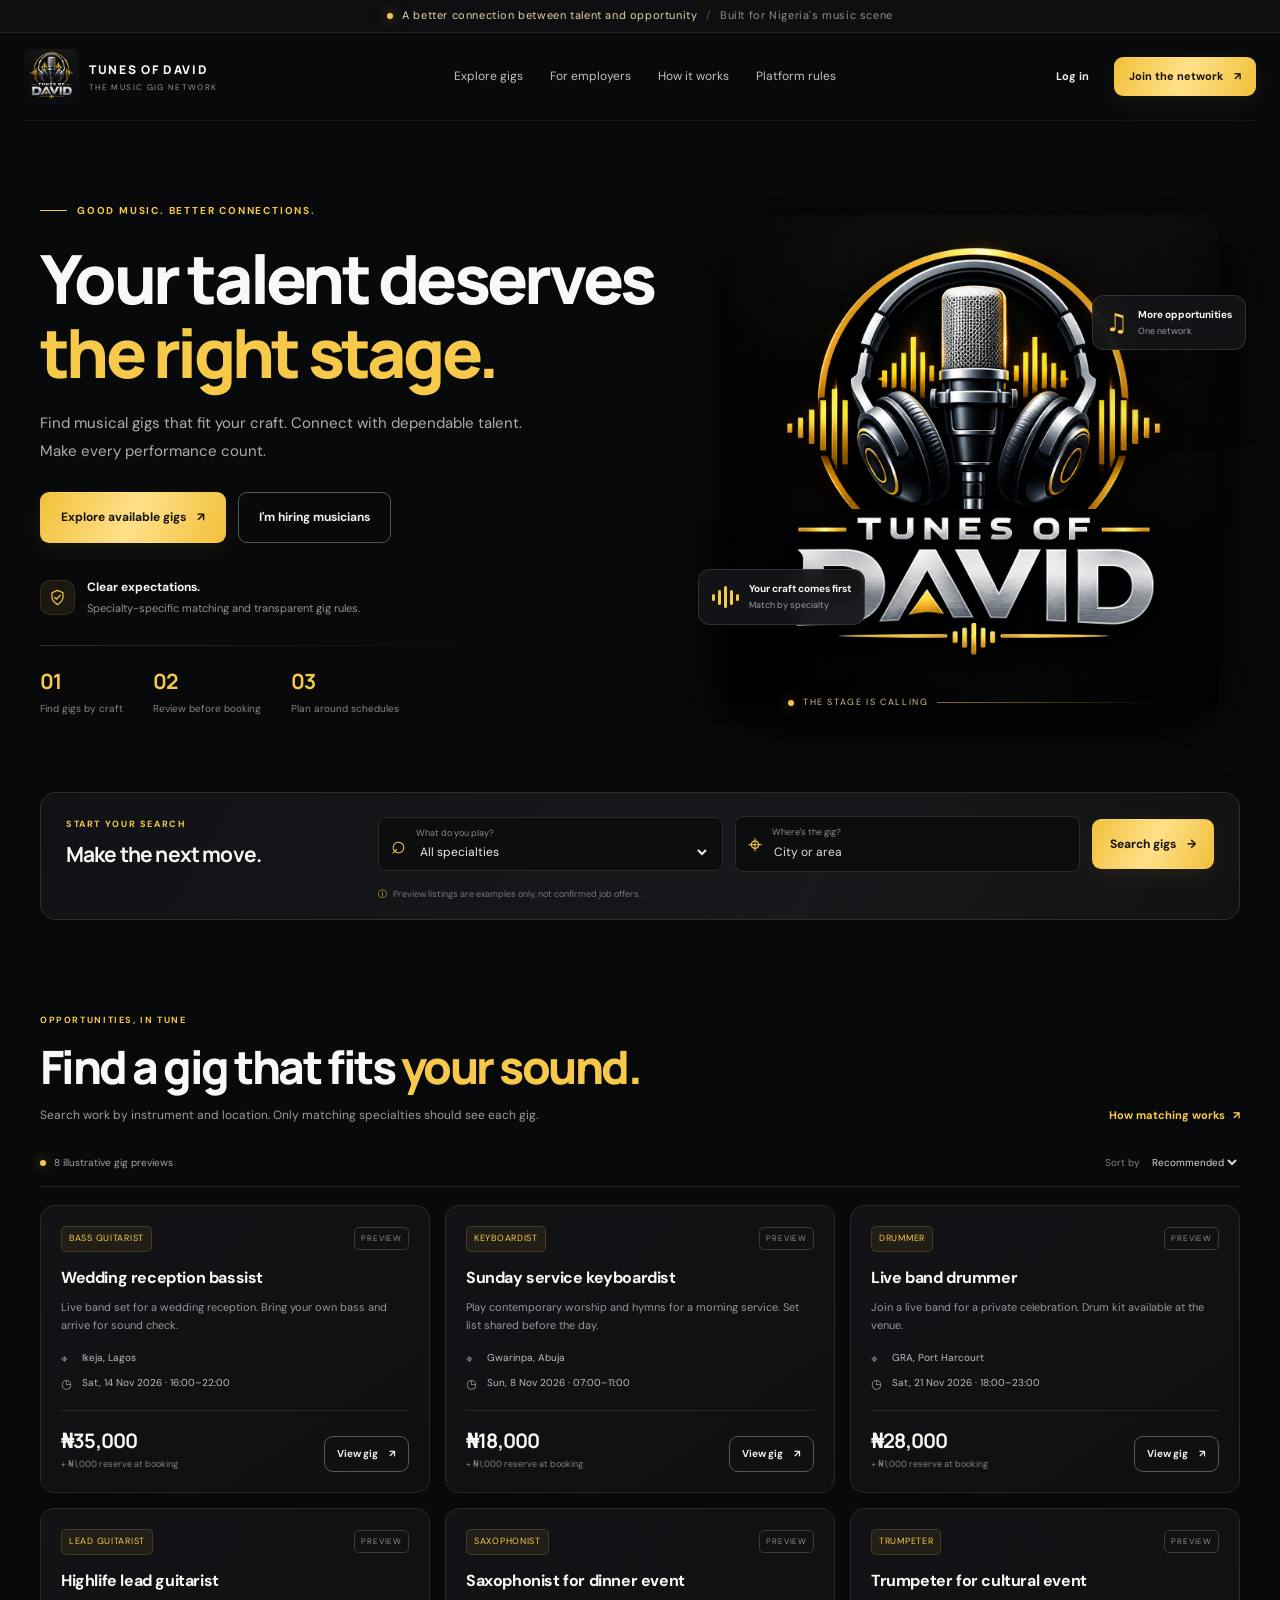
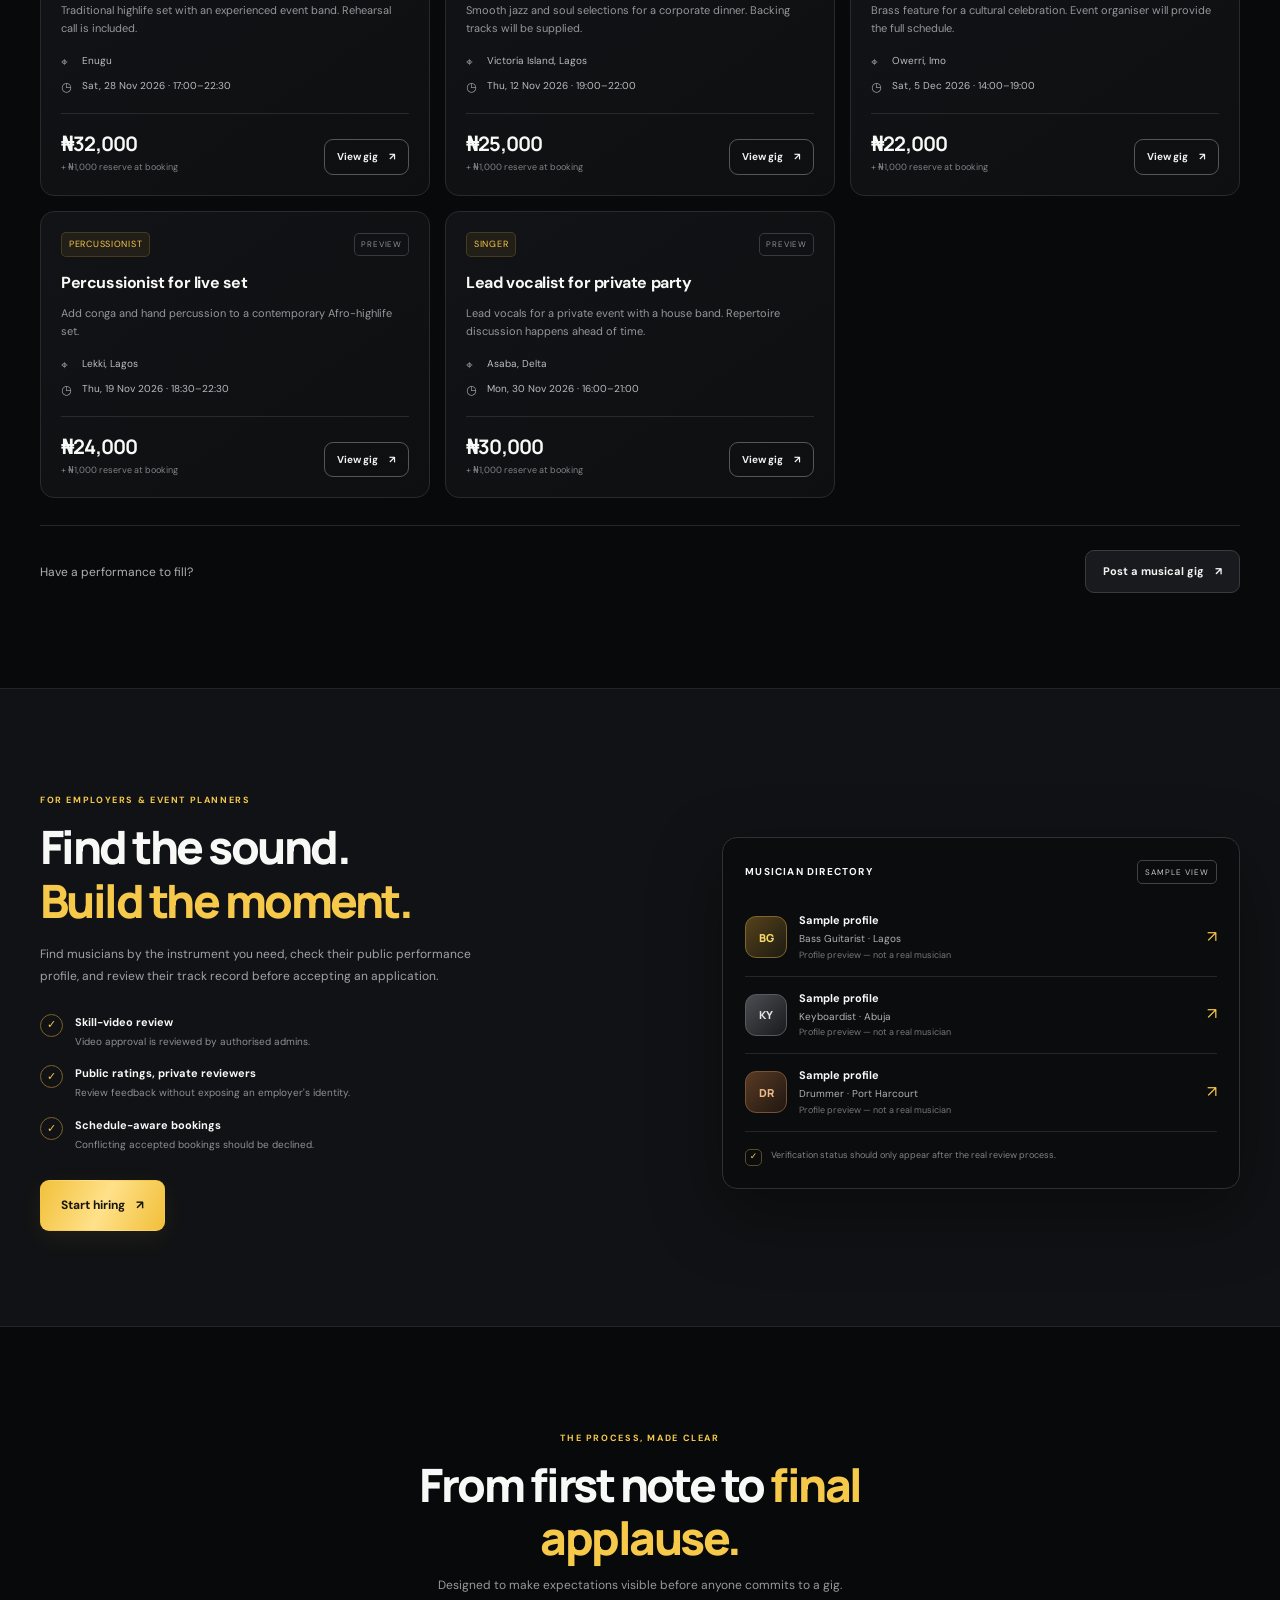
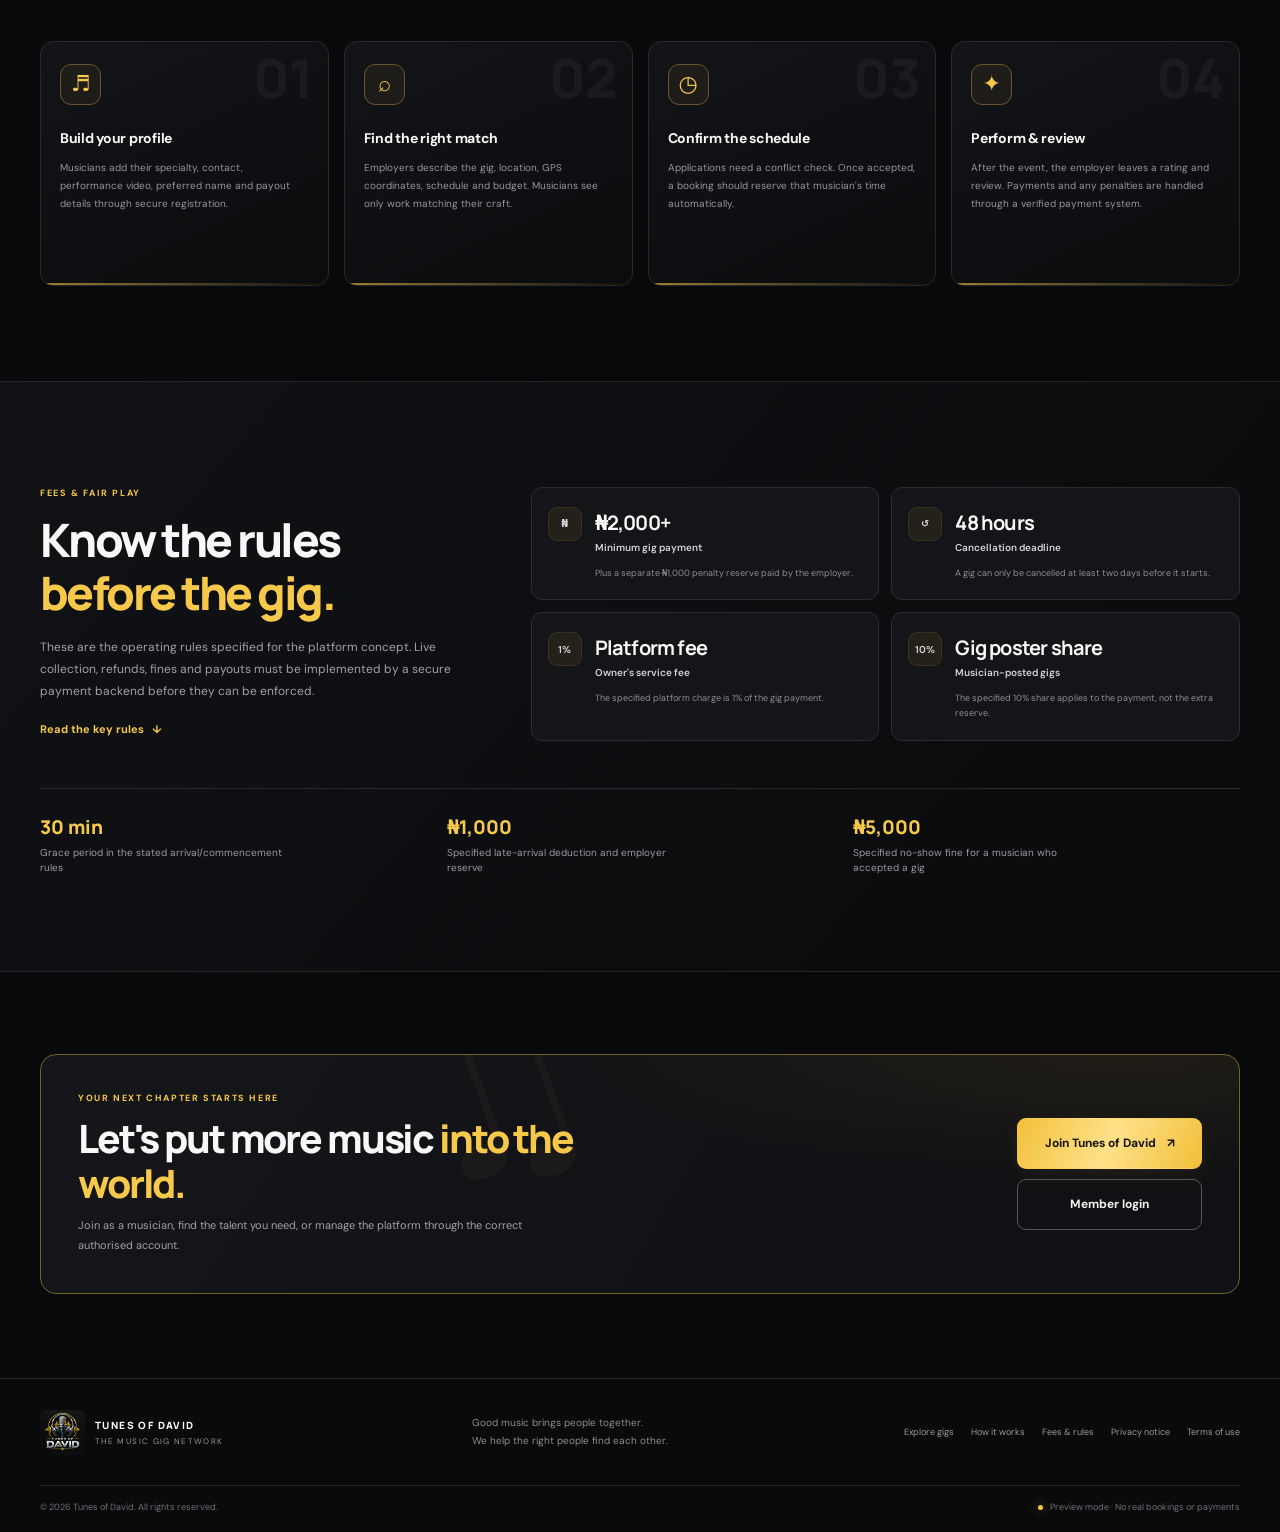
<file: site/index.html>
<!doctype html>
<html lang="en-NG">
<head>
  <meta charset="utf-8">
  <meta name="viewport" content="width=device-width, initial-scale=1">
  <meta name="theme-color" content="#08090b">
  <meta name="description" content="Tunes of David connects musicians with employers across Nigeria. Find instrument-specific gigs, discover musicians, and plan bookings with clear rules.">
  <meta name="robots" content="index,follow">
  <link rel="canonical" href="https://tunesofdavid.com/">
  <link rel="icon" type="image/png" href="assets/tunes-of-david-logo.png">
  <meta property="og:type" content="website">
  <meta property="og:title" content="Tunes of David | Find your next gig">
  <meta property="og:description" content="A home for musicians, live gigs, and the people who need great music.">
  <meta property="og:url" content="https://tunesofdavid.com/">
  <meta property="og:image" content="https://tunesofdavid.com/assets/tunes-of-david-logo.png">
  <title>Tunes of David | Find your next gig</title>
  <link rel="preconnect" href="https://fonts.googleapis.com">
  <link rel="preconnect" href="https://fonts.gstatic.com" crossorigin>
  <link href="https://fonts.googleapis.com/css2?family=DM+Sans:wght@400;500;600;700&family=Manrope:wght@400;500;600;700;800&display=swap" rel="stylesheet">
  <link rel="stylesheet" href="styles.css">
  <script src="config.js"></script>
  <script src="app.js" defer></script>
  <script type="application/ld+json">
  {
    "@context": "https://schema.org",
    "@type": "WebSite",
    "name": "Tunes of David",
    "url": "https://tunesofdavid.com/",
    "description": "A marketplace concept connecting musicians with musical jobs and employers in Nigeria."
  }
  </script>
</head>
<body>
  <a class="skip-link" href="#main">Skip to content</a>
  <div class="announcement">
    <span class="announcement-dot" aria-hidden="true"></span>
    <span>A better connection between talent and opportunity</span>
    <span class="announcement-separator">/</span>
    <span class="announcement-muted">Built for Nigeria's music scene</span>
  </div>

  <header class="site-header">
    <a class="brand" href="#top" aria-label="Tunes of David home">
      <img class="brand-logo" src="assets/tunes-of-david-logo.png" alt="Tunes of David microphone and headphones logo">
      <span class="brand-copy"><strong>TUNES OF DAVID</strong><small>THE MUSIC GIG NETWORK</small></span>
    </a>
    <button class="mobile-menu-button" id="mobile-menu-button" aria-expanded="false" aria-controls="primary-nav" aria-label="Open navigation"><span></span><span></span><span></span></button>
    <nav class="primary-nav" id="primary-nav" aria-label="Main navigation">
      <a href="#gigs">Explore gigs</a>
      <a href="#musicians">For employers</a>
      <a href="#how-it-works">How it works</a>
      <a href="#rules">Platform rules</a>
    </nav>
    <div class="header-actions">
      <button class="button button-quiet button-small" data-open-auth="login">Log in</button>
      <button class="button button-gold button-small" data-open-auth="register">Join the network <span aria-hidden="true">↗</span></button>
    </div>
  </header>

  <main id="main">
    <section class="hero section-shell" id="top">
      <div class="hero-copy">
        <div class="eyebrow"><span class="eyebrow-line"></span> GOOD MUSIC. BETTER CONNECTIONS.</div>
        <h1>Your talent deserves<br><span>the right stage.</span></h1>
        <p class="hero-lede">Find musical gigs that fit your craft. Connect with dependable talent. Make every performance count.</p>
        <div class="hero-actions">
          <a class="button button-gold button-large" href="#gigs">Explore available gigs <span aria-hidden="true">↗</span></a>
          <button class="button button-outline button-large" data-open-auth="register">I'm hiring musicians</button>
        </div>
        <div class="hero-proof-row">
          <div class="proof-icon" aria-hidden="true"><svg viewBox="0 0 24 24"><path d="M12 3l7 3v5c0 4.5-3 7.5-7 10-4-2.5-7-5.5-7-10V6l7-3z"/><path d="m8.5 12 2.2 2.2 4.8-5"/></svg></div>
          <p><strong>Clear expectations.</strong><span>Specialty-specific matching and transparent gig rules.</span></p>
        </div>
        <div class="hero-divider"></div>
        <div class="hero-stats" aria-label="Platform highlights">
          <div><strong>01</strong><span>Find gigs by craft</span></div>
          <div><strong>02</strong><span>Review before booking</span></div>
          <div><strong>03</strong><span>Plan around schedules</span></div>
        </div>
      </div>
      <div class="hero-visual" aria-label="Tunes of David brand artwork">
        <div class="hero-orbit hero-orbit-one"></div>
        <div class="hero-orbit hero-orbit-two"></div>
        <div class="visual-glow"></div>
        <img class="hero-logo" src="assets/tunes-of-david-logo.png" alt="Tunes of David metallic microphone and headphones emblem">
        <div class="visual-caption"><span class="live-pulse"></span><span>THE STAGE IS CALLING</span><span class="caption-rule"></span></div>
        <div class="floating-note floating-note-top"><span class="note-icon">♫</span><span><strong>More opportunities</strong><small>One network</small></span></div>
        <div class="floating-note floating-note-bottom"><span class="note-signal" aria-hidden="true"><i></i><i></i><i></i><i></i><i></i></span><span><strong>Your craft comes first</strong><small>Match by specialty</small></span></div>
      </div>
    </section>

    <section class="quick-search section-shell" aria-labelledby="search-title">
      <div class="search-intro"><span class="section-kicker">START YOUR SEARCH</span><h2 id="search-title">Make the next move.</h2></div>
      <form class="search-form" id="gig-search-form">
        <label class="search-field"><span class="field-icon" aria-hidden="true">⌕</span><span class="field-stack"><span class="field-label">What do you play?</span><select id="specialty-filter" name="specialty"><option value="">All specialties</option><option>Bass Guitarist</option><option>Keyboardist</option><option>Drummer</option><option>Lead Guitarist</option><option>Saxophonist</option><option>Trumpeter</option><option>Singer</option><option>Percussionist</option></select></span></label>
        <label class="search-field"><span class="field-icon" aria-hidden="true">⌖</span><span class="field-stack"><span class="field-label">Where's the gig?</span><input id="location-filter" name="location" type="search" placeholder="City or area"></span></label>
        <button class="button button-gold search-submit" type="submit">Search gigs <span aria-hidden="true">→</span></button>
      </form>
      <p class="demo-note"><span aria-hidden="true">ⓘ</span> Preview listings are examples only, not confirmed job offers.</p>
    </section>

    <section class="section section-shell gigs-section" id="gigs">
      <div class="section-heading-row">
        <div><span class="section-kicker">OPPORTUNITIES, IN TUNE</span><h2>Find a gig that fits <span>your sound.</span></h2><p class="section-description">Search work by instrument and location. Only matching specialties should see each gig.</p></div>
        <a class="text-link" href="#how-it-works">How matching works <span aria-hidden="true">↗</span></a>
      </div>
      <div class="listing-toolbar"><div class="listing-status"><span class="status-pip"></span><span id="gig-results-label">Illustrative gig previews</span></div><label class="sort-label" for="sort-gigs">Sort by <select id="sort-gigs"><option value="recommended">Recommended</option><option value="pay-high">Highest pay</option><option value="date">Soonest date</option></select></label></div>
      <div class="gig-grid" id="gigs-grid" aria-live="polite"></div>
      <div class="empty-state hidden" id="gigs-empty"><div class="empty-note">♫</div><h3>No matching preview gigs</h3><p>Try another specialty or location.</p><button type="button" class="button button-outline" id="clear-filters">Clear filters</button></div>
      <div class="section-bottom-cta"><p>Have a performance to fill?</p><button class="button button-dark" data-open-post-gig>Post a musical gig <span aria-hidden="true">↗</span></button></div>
    </section>

    <section class="section spotlight-section" id="musicians">
      <div class="section-shell spotlight-layout">
        <div class="spotlight-copy"><span class="section-kicker">FOR EMPLOYERS & EVENT PLANNERS</span><h2>Find the sound.<br><span>Build the moment.</span></h2><p>Find musicians by the instrument you need, check their public performance profile, and review their track record before accepting an application.</p>
          <div class="spotlight-benefits"><div><span class="check-mark">✓</span><span><strong>Skill-video review</strong><small>Video approval is reviewed by authorised admins.</small></span></div><div><span class="check-mark">✓</span><span><strong>Public ratings, private reviewers</strong><small>Review feedback without exposing an employer's identity.</small></span></div><div><span class="check-mark">✓</span><span><strong>Schedule-aware bookings</strong><small>Conflicting accepted bookings should be declined.</small></span></div></div>
          <button class="button button-gold button-large" data-open-post-gig>Start hiring <span aria-hidden="true">↗</span></button>
        </div>
        <div class="profile-preview-panel">
          <div class="panel-topline"><span class="panel-title">MUSICIAN DIRECTORY</span><span class="preview-pill">SAMPLE VIEW</span></div>
          <div class="directory-card"><div class="avatar avatar-gold">BG</div><div class="directory-main"><strong>Sample profile</strong><span>Bass Guitarist · Lagos</span><small>Profile preview — not a real musician</small></div><span class="profile-arrow" aria-hidden="true">↗</span></div>
          <div class="directory-card"><div class="avatar avatar-silver">KY</div><div class="directory-main"><strong>Sample profile</strong><span>Keyboardist · Abuja</span><small>Profile preview — not a real musician</small></div><span class="profile-arrow" aria-hidden="true">↗</span></div>
          <div class="directory-card"><div class="avatar avatar-bronze">DR</div><div class="directory-main"><strong>Sample profile</strong><span>Drummer · Port Harcourt</span><small>Profile preview — not a real musician</small></div><span class="profile-arrow" aria-hidden="true">↗</span></div>
          <div class="panel-foot"><span class="panel-shield" aria-hidden="true">✓</span><span>Verification status should only appear after the real review process.</span></div>
        </div>
      </div>
    </section>

    <section class="section section-shell how-section" id="how-it-works">
      <div class="section-heading-centered"><span class="section-kicker">THE PROCESS, MADE CLEAR</span><h2>From first note to <span>final applause.</span></h2><p>Designed to make expectations visible before anyone commits to a gig.</p></div>
      <div class="steps-grid">
        <article class="step-card"><span class="step-number">01</span><div class="step-symbol">♬</div><h3>Build your profile</h3><p>Musicians add their specialty, contact, performance video, preferred name and payout details through secure registration.</p><span class="step-line"></span></article>
        <article class="step-card"><span class="step-number">02</span><div class="step-symbol">⌕</div><h3>Find the right match</h3><p>Employers describe the gig, location, GPS coordinates, schedule and budget. Musicians see only work matching their craft.</p><span class="step-line"></span></article>
        <article class="step-card"><span class="step-number">03</span><div class="step-symbol">◷</div><h3>Confirm the schedule</h3><p>Applications need a conflict check. Once accepted, a booking should reserve that musician's time automatically.</p><span class="step-line"></span></article>
        <article class="step-card"><span class="step-number">04</span><div class="step-symbol">✦</div><h3>Perform & review</h3><p>After the event, the employer leaves a rating and review. Payments and any penalties are handled through a verified payment system.</p><span class="step-line"></span></article>
      </div>
    </section>

    <section class="section money-section" id="rules">
      <div class="section-shell money-layout">
        <div class="money-copy"><span class="section-kicker">FEES & FAIR PLAY</span><h2>Know the rules<br><span>before the gig.</span></h2><p>These are the operating rules specified for the platform concept. Live collection, refunds, fines and payouts must be implemented by a secure payment backend before they can be enforced.</p><a href="#policy-details" class="text-link">Read the key rules <span aria-hidden="true">↓</span></a></div>
        <div class="money-cards" id="policy-details">
          <article class="money-card"><span class="money-icon">₦</span><div><strong>₦2,000+</strong><span>Minimum gig payment</span><p>Plus a separate ₦1,000 penalty reserve paid by the employer.</p></div></article>
          <article class="money-card"><span class="money-icon">↺</span><div><strong>48 hours</strong><span>Cancellation deadline</span><p>A gig can only be cancelled at least two days before it starts.</p></div></article>
          <article class="money-card"><span class="money-icon">1%</span><div><strong>Platform fee</strong><span>Owner's service fee</span><p>The specified platform charge is 1% of the gig payment.</p></div></article>
          <article class="money-card"><span class="money-icon">10%</span><div><strong>Gig poster share</strong><span>Musician-posted gigs</span><p>The specified 10% share applies to the payment, not the extra reserve.</p></div></article>
        </div>
      </div>
      <div class="section-shell rules-strip">
        <div><span class="rule-number">30 min</span><span class="rule-copy">Grace period in the stated arrival/commencement rules</span></div>
        <div><span class="rule-number">₦1,000</span><span class="rule-copy">Specified late-arrival deduction and employer reserve</span></div>
        <div><span class="rule-number">₦5,000</span><span class="rule-copy">Specified no-show fine for a musician who accepted a gig</span></div>
      </div>
    </section>

    <section class="section section-shell join-section">
      <div class="join-card"><div class="join-decor" aria-hidden="true">♫</div><div class="join-content"><span class="section-kicker">YOUR NEXT CHAPTER STARTS HERE</span><h2>Let's put more music <span>into the world.</span></h2><p>Join as a musician, find the talent you need, or manage the platform through the correct authorised account.</p></div><div class="join-actions"><button class="button button-gold button-large" data-open-auth="register">Join Tunes of David <span aria-hidden="true">↗</span></button><button class="button button-outline button-large" data-open-auth="login">Member login</button></div></div>
    </section>
  </main>

  <footer class="site-footer">
    <div class="section-shell footer-top"><a class="brand footer-brand" href="#top"><img class="brand-logo" src="assets/tunes-of-david-logo.png" alt=""><span class="brand-copy"><strong>TUNES OF DAVID</strong><small>THE MUSIC GIG NETWORK</small></span></a><p>Good music brings people together.<br>We help the right people find each other.</p><div class="footer-links"><a href="#gigs">Explore gigs</a><a href="#how-it-works">How it works</a><a href="#rules">Fees & rules</a><a href="privacy.html">Privacy notice</a><a href="terms.html">Terms of use</a></div></div>
    <div class="section-shell footer-bottom"><span>© <span id="current-year">2026</span> Tunes of David. All rights reserved.</span><span class="footer-demo"><span class="status-pip"></span> Preview mode · No real bookings or payments</span></div>
  </footer>

  <div class="toast-region" id="toast-region" aria-live="polite" aria-atomic="true"></div>

  <div class="modal-backdrop hidden" id="auth-modal" role="presentation">
    <section class="auth-modal" role="dialog" aria-modal="true" aria-labelledby="auth-modal-title" aria-describedby="auth-modal-description">
      <button class="modal-close" id="close-auth" type="button" aria-label="Close dialog">×</button>
      <div class="modal-brand-row"><img src="assets/tunes-of-david-logo.png" alt=""><span>Tunes of David</span></div>
      <div class="modal-intro"><span class="section-kicker">YOUR MUSIC NETWORK</span><h2 id="auth-modal-title">Welcome to the stage.</h2><p id="auth-modal-description">Choose an account type to continue. This package is in preview mode.</p></div>
      <div class="auth-mode-tabs" role="tablist" aria-label="Account type">
        <button class="auth-tab active" type="button" role="tab" aria-selected="true" data-auth-tab="musician">Musician</button>
        <button class="auth-tab" type="button" role="tab" aria-selected="false" data-auth-tab="employer">Employer</button>
        <button class="auth-tab" type="button" role="tab" aria-selected="false" data-auth-tab="admin">Admin</button>
      </div>
      <div class="auth-action-tabs"><button type="button" class="auth-action active" data-auth-action="login">Log in</button><button type="button" class="auth-action" data-auth-action="register">Create account</button></div>
      <div class="preview-warning"><span aria-hidden="true">ⓘ</span><span><strong>Preview only.</strong> Do not enter real NIN, bank details, passwords or PINs. No information is submitted or saved by this demo.</span></div>
      <form id="login-form" class="auth-form">
        <label class="form-field" id="login-identity-label"><span>Email, phone or NIN</span><input id="login-identity" name="identity" autocomplete="username" placeholder="Enter your registered details" required></label>
        <label class="form-field" id="login-secret-label"><span>4-digit login PIN</span><input id="login-secret" name="secret" autocomplete="current-password" type="password" inputmode="numeric" maxlength="4" pattern="[0-9]{4}" placeholder="••••" required></label>
        <button class="text-link forgot-link" type="button" id="forgot-password">Forgotten password?</button>
        <button class="button button-gold button-full" type="submit">Continue securely <span aria-hidden="true">→</span></button>
        <p class="form-footnote">Forgotten access should be recovered through a verified email flow after the backend is connected.</p>
      </form>
      <form id="musician-register-form" class="auth-form hidden">
        <div class="form-row"><label class="form-field"><span>Legal name (from verified ID)</span><input name="legalName" autocomplete="name" placeholder="Your verified name" required></label><label class="form-field"><span>Stage name (optional)</span><input name="stageName" placeholder="Your stage name"></label></div>
        <label class="form-field"><span>National Identification Number (NIN)</span><input name="nin" inputmode="numeric" maxlength="11" placeholder="11-digit NIN" required></label>
        <div class="form-row"><label class="form-field"><span>Email address</span><input name="email" type="email" autocomplete="email" placeholder="you@example.com" required></label><label class="form-field"><span>Active phone number</span><input name="phone" type="tel" autocomplete="tel" placeholder="+234 …" required></label></div>
        <label class="form-field"><span>Primary specialty</span><select name="specialty" required><option value="">Choose your instrument</option><option>Bass Guitarist</option><option>Keyboardist</option><option>Drummer</option><option>Lead Guitarist</option><option>Saxophonist</option><option>Trumpeter</option><option>Singer</option><option>Percussionist</option></select></label>
        <label class="form-field"><span>Profile photo (optional)</span><input name="avatar" type="file" accept="image/*"><small class="field-help">A profile image is not uploaded in preview mode.</small></label>
        <label class="form-field"><span>Performance proof video (minimum 1 minute)</span><input name="skillVideo" type="file" accept="video/*" required><small class="field-help">Video duration and upload must be checked securely on the server in production.</small></label>
        <div class="form-row"><label class="form-field"><span>Bank name</span><input name="bankName" placeholder="Your bank" required></label><label class="form-field"><span>Bank account number</span><input name="bankAccount" inputmode="numeric" maxlength="20" placeholder="Account number" required></label></div>
        <label class="form-field"><span>Create a 4-digit login PIN</span><input name="pin" type="password" inputmode="numeric" maxlength="4" pattern="[0-9]{4}" placeholder="4 digits" required></label>
        <label class="check-field"><input type="checkbox" required><span>I agree to the gig rules, schedule checks and attendance policy.</span></label>
        <button class="button button-gold button-full" type="submit">Create musician profile <span aria-hidden="true">→</span></button>
      </form>
      <form id="employer-register-form" class="auth-form hidden">
        <label class="form-field"><span>Email address</span><input name="email" type="email" autocomplete="email" placeholder="you@example.com" required></label>
        <label class="form-field"><span>Create a password</span><input name="password" type="password" autocomplete="new-password" minlength="10" placeholder="At least 10 characters" required></label>
        <label class="check-field"><input type="checkbox" required><span>I understand that gigs must be paid for before publishing, including the separate penalty reserve.</span></label>
        <button class="button button-gold button-full" type="submit">Continue to email verification <span aria-hidden="true">→</span></button>
        <p class="form-footnote">A real backend must send and verify a one-time code by email.</p>
      </form>
      <p class="modal-bottom-note">By continuing, you agree to follow the published gig rules. Secure account creation is not active in preview mode.</p>
    </section>
  </div>

  <div class="modal-backdrop hidden" id="gig-modal" role="presentation">
    <section class="gig-modal auth-modal" role="dialog" aria-modal="true" aria-labelledby="gig-modal-title">
      <button class="modal-close" id="close-gig" type="button" aria-label="Close dialog">×</button>
      <span class="section-kicker">GIG PREVIEW</span><h2 id="gig-modal-title">Gig details</h2><div id="gig-modal-content"></div>
      <div class="gig-modal-actions"><button class="button button-gold button-full" id="gig-modal-apply" type="button">Apply for this gig <span aria-hidden="true">→</span></button><p>Sample listing only. Applications are not sent from preview mode.</p></div>
    </section>
  </div>

  <div class="modal-backdrop hidden" id="post-gig-modal" role="presentation">
    <section class="gig-modal auth-modal" role="dialog" aria-modal="true" aria-labelledby="post-gig-title">
      <button class="modal-close" id="close-post-gig" type="button" aria-label="Close dialog">×</button>
      <span class="section-kicker">CREATE A GIG REQUEST</span><h2 id="post-gig-title">Tell us what your event needs.</h2>
      <p class="gig-detail-description">Fill in the required fields to preview a gig request. This form does not publish a real job or take payment.</p>
      <div class="preview-warning"><span aria-hidden="true">ⓘ</span><span><strong>Preview only.</strong> Do not enter private venue access codes or sensitive information. Live posting requires an authorised account and confirmed payment.</span></div>
      <form id="post-gig-form" class="auth-form">
        <label class="form-field"><span>Gig title</span><input name="title" maxlength="120" placeholder="e.g. Bass guitarist for wedding reception" required></label>
        <label class="form-field"><span>Specialty required</span><select name="specialty" required><option value="">Choose the instrument / craft</option><option>Bass Guitarist</option><option>Keyboardist</option><option>Drummer</option><option>Lead Guitarist</option><option>Saxophonist</option><option>Trumpeter</option><option>Singer</option><option>Percussionist</option></select></label>
        <label class="form-field"><span>Musician payment (NGN)</span><input name="payment" type="number" inputmode="numeric" min="2000" step="100" placeholder="Minimum ₦2,000" required><small class="field-help">A separate ₦1,000 penalty reserve is also specified by the platform rules. Payment must settle before publishing.</small></label>
        <div class="form-row"><label class="form-field"><span>Venue / location name</span><input name="venue" maxlength="120" placeholder="Event venue" required></label><label class="form-field"><span>City / area</span><input name="city" maxlength="100" placeholder="e.g. Ikeja, Lagos" required></label></div>
        <label class="form-field"><span>Full gig address</span><input name="address" maxlength="220" placeholder="Street, area and city" required></label>
        <div class="form-row"><label class="form-field"><span>GPS latitude</span><input name="latitude" type="number" step="any" min="-90" max="90" placeholder="e.g. 6.6018" required></label><label class="form-field"><span>GPS longitude</span><input name="longitude" type="number" step="any" min="-180" max="180" placeholder="e.g. 3.3515" required></label></div>
        <div class="form-row"><label class="form-field"><span>Starting date & time</span><input name="startsAt" type="datetime-local" required></label><label class="form-field"><span>Ending date & time</span><input name="endsAt" type="datetime-local" required></label></div>
        <label class="form-field"><span>More event details</span><textarea name="description" rows="3" maxlength="1200" placeholder="Set list, equipment, dress code, sound check or other expectations" required></textarea></label>
        <label class="check-field"><input type="checkbox" required><span>I understand that the gig is only published after payment confirmation and that the cancellation cutoff is 48 hours before the event.</span></label>
        <button class="button button-gold button-full" type="submit">Preview gig request <span aria-hidden="true">→</span></button>
      </form>
      <div id="post-gig-preview-result" class="hidden"></div>
    </section>
  </div>

</body>
</html>
</file>
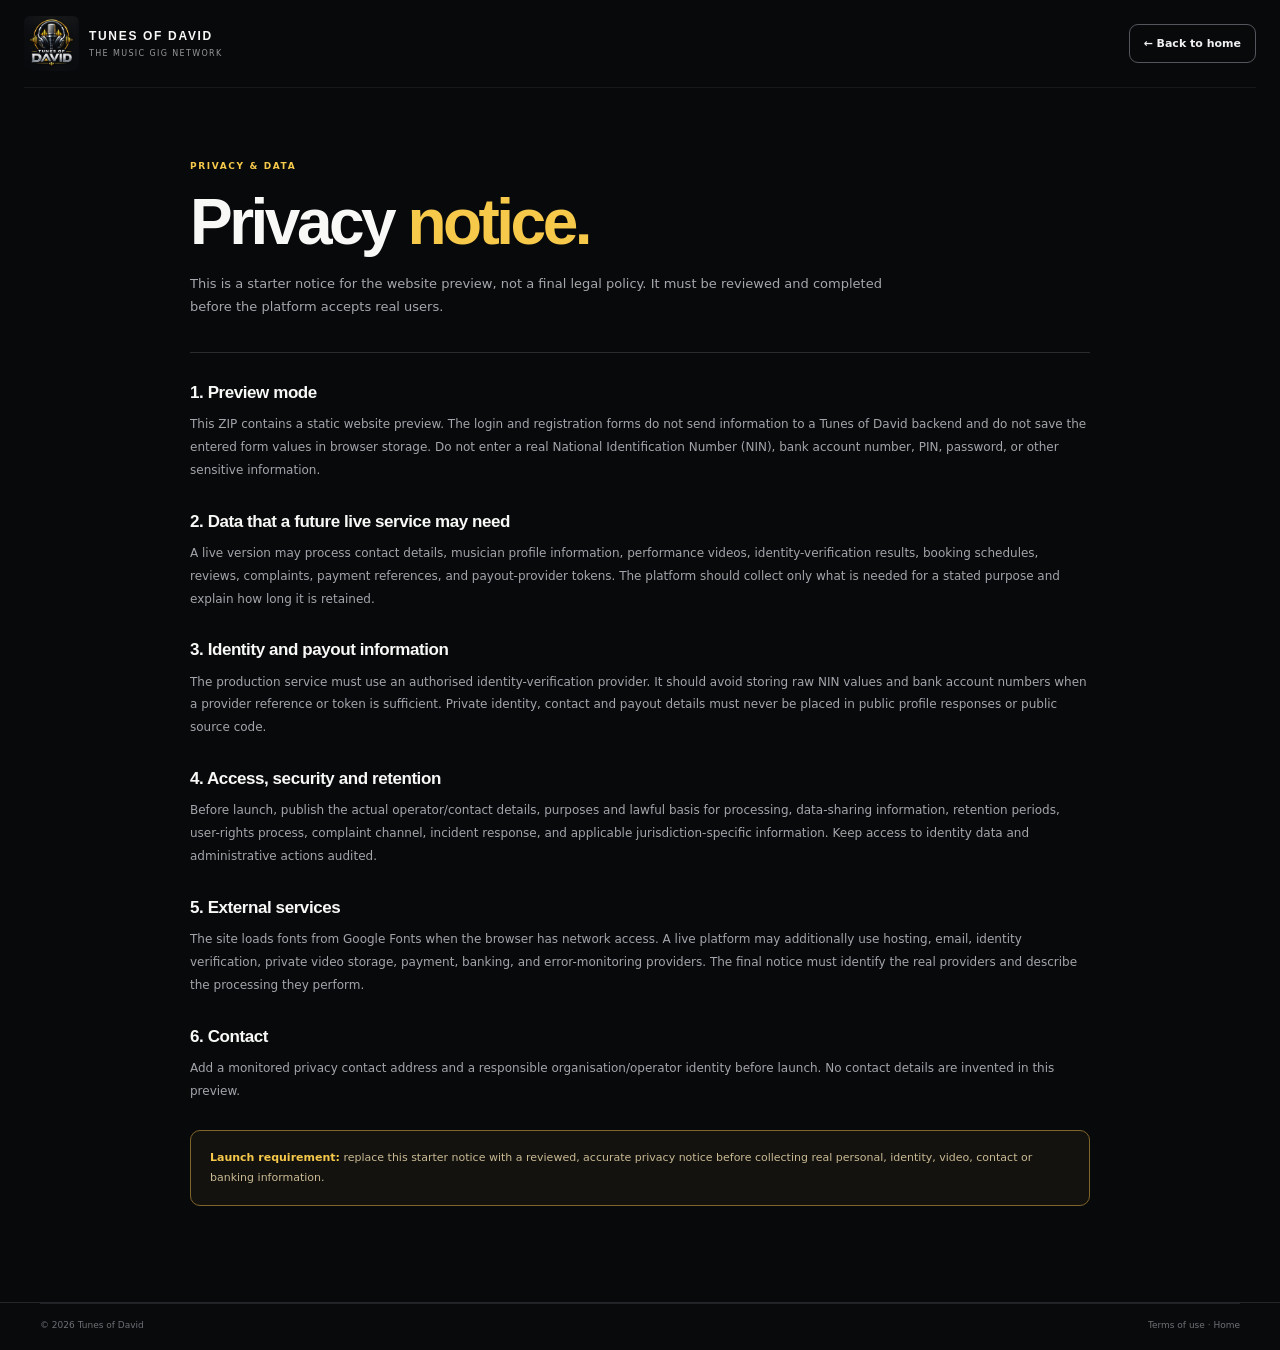
<file: site/privacy.html>
<!doctype html>
<html lang="en-NG">
<head>
  <meta charset="utf-8"><meta name="viewport" content="width=device-width, initial-scale=1">
  <meta name="theme-color" content="#08090b"><meta name="robots" content="index,follow">
  <title>Privacy notice | Tunes of David</title><link rel="icon" type="image/png" href="assets/tunes-of-david-logo.png">
  <link rel="stylesheet" href="styles.css">
</head>
<body>
  <header class="site-header"><a class="brand" href="index.html"><img class="brand-logo" src="assets/tunes-of-david-logo.png" alt="Tunes of David logo"><span class="brand-copy"><strong>TUNES OF DAVID</strong><small>THE MUSIC GIG NETWORK</small></span></a><a class="button button-outline button-small" href="index.html">← Back to home</a></header>
  <main class="section-shell legal-main">
    <span class="section-kicker">PRIVACY & DATA</span><h1 class="legal-title">Privacy <span>notice.</span></h1>
    <p class="legal-intro">This is a starter notice for the website preview, not a final legal policy. It must be reviewed and completed before the platform accepts real users.</p>
    <article class="legal-content">
      <h2>1. Preview mode</h2><p>This ZIP contains a static website preview. The login and registration forms do not send information to a Tunes of David backend and do not save the entered form values in browser storage. Do not enter a real National Identification Number (NIN), bank account number, PIN, password, or other sensitive information.</p>
      <h2>2. Data that a future live service may need</h2><p>A live version may process contact details, musician profile information, performance videos, identity-verification results, booking schedules, reviews, complaints, payment references, and payout-provider tokens. The platform should collect only what is needed for a stated purpose and explain how long it is retained.</p>
      <h2>3. Identity and payout information</h2><p>The production service must use an authorised identity-verification provider. It should avoid storing raw NIN values and bank account numbers when a provider reference or token is sufficient. Private identity, contact and payout details must never be placed in public profile responses or public source code.</p>
      <h2>4. Access, security and retention</h2><p>Before launch, publish the actual operator/contact details, purposes and lawful basis for processing, data-sharing information, retention periods, user-rights process, complaint channel, incident response, and applicable jurisdiction-specific information. Keep access to identity data and administrative actions audited.</p>
      <h2>5. External services</h2><p>The site loads fonts from Google Fonts when the browser has network access. A live platform may additionally use hosting, email, identity verification, private video storage, payment, banking, and error-monitoring providers. The final notice must identify the real providers and describe the processing they perform.</p>
      <h2>6. Contact</h2><p>Add a monitored privacy contact address and a responsible organisation/operator identity before launch. No contact details are invented in this preview.</p>
    </article>
    <p class="legal-callout"><strong>Launch requirement:</strong> replace this starter notice with a reviewed, accurate privacy notice before collecting real personal, identity, video, contact or banking information.</p>
  </main>
  <footer class="site-footer"><div class="section-shell footer-bottom"><span>© 2026 Tunes of David</span><span><a href="terms.html">Terms of use</a> · <a href="index.html">Home</a></span></div></footer>
</body>
</html>
</file>
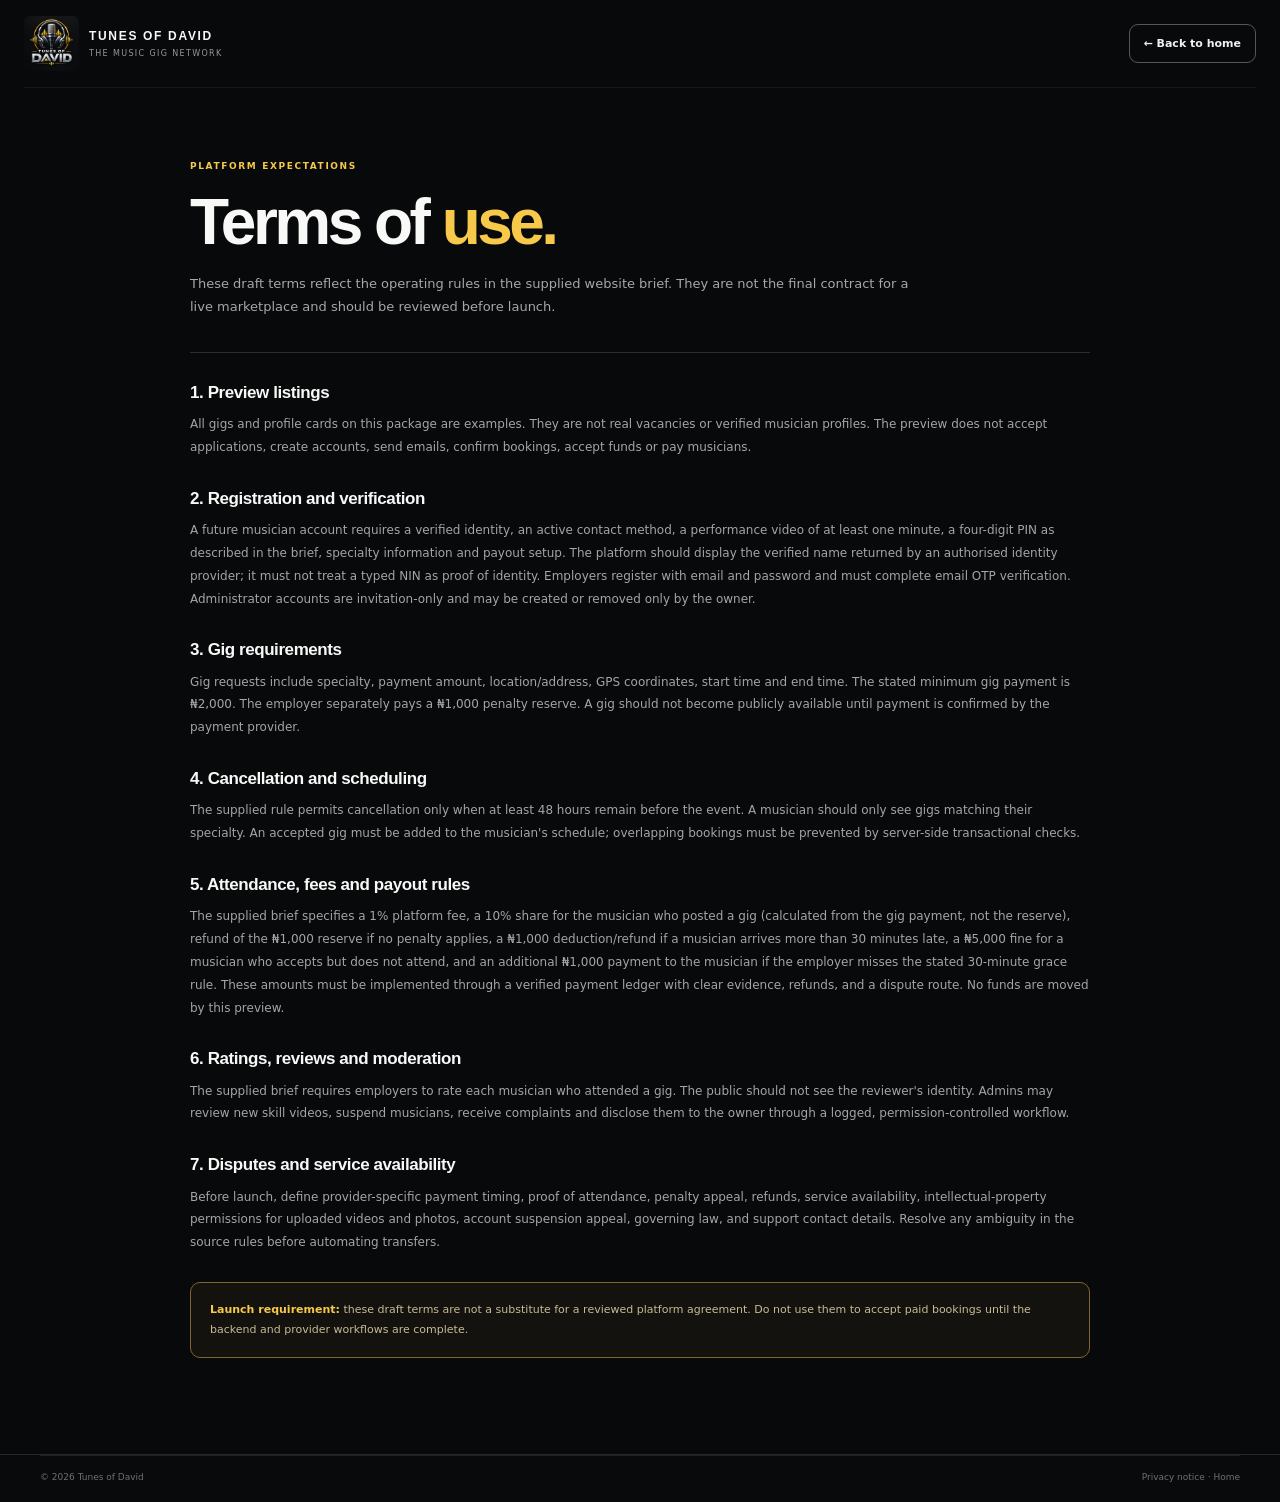
<file: site/terms.html>
<!doctype html>
<html lang="en-NG">
<head>
  <meta charset="utf-8"><meta name="viewport" content="width=device-width, initial-scale=1">
  <meta name="theme-color" content="#08090b"><meta name="robots" content="index,follow">
  <title>Terms of use | Tunes of David</title><link rel="icon" type="image/png" href="assets/tunes-of-david-logo.png">
  <link rel="stylesheet" href="styles.css">
</head>
<body>
  <header class="site-header"><a class="brand" href="index.html"><img class="brand-logo" src="assets/tunes-of-david-logo.png" alt="Tunes of David logo"><span class="brand-copy"><strong>TUNES OF DAVID</strong><small>THE MUSIC GIG NETWORK</small></span></a><a class="button button-outline button-small" href="index.html">← Back to home</a></header>
  <main class="section-shell legal-main">
    <span class="section-kicker">PLATFORM EXPECTATIONS</span><h1 class="legal-title">Terms of <span>use.</span></h1>
    <p class="legal-intro">These draft terms reflect the operating rules in the supplied website brief. They are not the final contract for a live marketplace and should be reviewed before launch.</p>
    <article class="legal-content">
      <h2>1. Preview listings</h2><p>All gigs and profile cards on this package are examples. They are not real vacancies or verified musician profiles. The preview does not accept applications, create accounts, send emails, confirm bookings, accept funds or pay musicians.</p>
      <h2>2. Registration and verification</h2><p>A future musician account requires a verified identity, an active contact method, a performance video of at least one minute, a four-digit PIN as described in the brief, specialty information and payout setup. The platform should display the verified name returned by an authorised identity provider; it must not treat a typed NIN as proof of identity. Employers register with email and password and must complete email OTP verification. Administrator accounts are invitation-only and may be created or removed only by the owner.</p>
      <h2>3. Gig requirements</h2><p>Gig requests include specialty, payment amount, location/address, GPS coordinates, start time and end time. The stated minimum gig payment is ₦2,000. The employer separately pays a ₦1,000 penalty reserve. A gig should not become publicly available until payment is confirmed by the payment provider.</p>
      <h2>4. Cancellation and scheduling</h2><p>The supplied rule permits cancellation only when at least 48 hours remain before the event. A musician should only see gigs matching their specialty. An accepted gig must be added to the musician's schedule; overlapping bookings must be prevented by server-side transactional checks.</p>
      <h2>5. Attendance, fees and payout rules</h2><p>The supplied brief specifies a 1% platform fee, a 10% share for the musician who posted a gig (calculated from the gig payment, not the reserve), refund of the ₦1,000 reserve if no penalty applies, a ₦1,000 deduction/refund if a musician arrives more than 30 minutes late, a ₦5,000 fine for a musician who accepts but does not attend, and an additional ₦1,000 payment to the musician if the employer misses the stated 30-minute grace rule. These amounts must be implemented through a verified payment ledger with clear evidence, refunds, and a dispute route. No funds are moved by this preview.</p>
      <h2>6. Ratings, reviews and moderation</h2><p>The supplied brief requires employers to rate each musician who attended a gig. The public should not see the reviewer's identity. Admins may review new skill videos, suspend musicians, receive complaints and disclose them to the owner through a logged, permission-controlled workflow.</p>
      <h2>7. Disputes and service availability</h2><p>Before launch, define provider-specific payment timing, proof of attendance, penalty appeal, refunds, service availability, intellectual-property permissions for uploaded videos and photos, account suspension appeal, governing law, and support contact details. Resolve any ambiguity in the source rules before automating transfers.</p>
    </article>
    <p class="legal-callout"><strong>Launch requirement:</strong> these draft terms are not a substitute for a reviewed platform agreement. Do not use them to accept paid bookings until the backend and provider workflows are complete.</p>
  </main>
  <footer class="site-footer"><div class="section-shell footer-bottom"><span>© 2026 Tunes of David</span><span><a href="privacy.html">Privacy notice</a> · <a href="index.html">Home</a></span></div></footer>
</body>
</html>
</file>
<file: site/styles.css>
:root{--bg:#08090b;--panel:#101114;--panel-2:#151619;--line:#292a2e;--muted:#a5a5a8;--soft:#d5d5d7;--white:#f8f8f7;--gold:#f6c94a;--gold-2:#ffe09a;--gold-dim:#9e7724;--max:1200px;--radius:18px;--font-body:'DM Sans',system-ui,sans-serif;--font-display:'Manrope','DM Sans',sans-serif;--shadow:0 24px 70px rgba(0,0,0,.38)}
*{box-sizing:border-box}html{scroll-behavior:smooth;scroll-padding-top:90px}body{margin:0;background:var(--bg);color:var(--white);font-family:var(--font-body);font-size:15px;line-height:1.55;-webkit-font-smoothing:antialiased}body.modal-open{overflow:hidden}button,input,select{font:inherit}button,a,input,select{outline-offset:4px}a{color:inherit;text-decoration:none}button{color:inherit}.skip-link{position:absolute;left:-9999px;top:8px;z-index:1000;padding:10px 14px;background:var(--gold);color:#111;border-radius:8px}.skip-link:focus{left:8px}.section-shell{width:min(var(--max),calc(100% - 48px));margin-inline:auto}.announcement{min-height:33px;padding:7px 18px;display:flex;align-items:center;justify-content:center;gap:9px;background:#0e0f11;border-bottom:1px solid #202124;color:#e3d3a8;font-size:11px;letter-spacing:.055em}.announcement-dot,.status-pip,.live-pulse{display:inline-block;width:6px;height:6px;border-radius:50%;background:var(--gold);box-shadow:0 0 12px #f6c94a8c;flex:none}.announcement-muted{color:#8f8e8b}.announcement-separator{color:#555}.site-header{height:88px;width:min(1300px,calc(100% - 48px));margin:auto;display:flex;align-items:center;justify-content:space-between;gap:28px;border-bottom:1px solid #17181b}.brand{display:inline-flex;align-items:center;gap:10px;flex:none;min-width:225px}.brand-logo{width:55px;height:55px;object-fit:contain;mix-blend-mode:screen;border-radius:6px}.brand-copy{display:flex;flex-direction:column;gap:0;line-height:1.25}.brand-copy strong{font-family:var(--font-display);font-size:12px;letter-spacing:.14em;font-weight:800}.brand-copy small{margin-top:5px;color:#97979a;font-size:8px;letter-spacing:.17em}.primary-nav{display:flex;align-items:center;justify-content:center;gap:27px}.primary-nav a{color:#c1c1c3;font-size:12px;transition:color .2s}.primary-nav a:hover,.footer-links a:hover{color:var(--gold)}.header-actions{display:flex;align-items:center;gap:10px;flex:none}.button{display:inline-flex;align-items:center;justify-content:center;gap:11px;border:1px solid transparent;border-radius:9px;padding:12px 17px;font-weight:700;font-size:12px;cursor:pointer;transition:transform .18s ease,background .18s ease,border .18s ease,box-shadow .18s ease;text-align:center}.button:hover{transform:translateY(-1px)}.button:active{transform:translateY(0)}.button-small{padding:10px 14px;font-size:11px}.button-large{padding:15px 20px;font-size:12px}.button-gold{background:linear-gradient(115deg,#f2c13b,#ffe18a 50%,#f1bf39);color:#17140a;box-shadow:0 7px 25px #f3c64212}.button-gold:hover{box-shadow:0 8px 25px #f3c64235}.button-quiet{background:transparent;color:#ececee}.button-quiet:hover{background:#17181b}.button-outline{background:transparent;color:#f1f1f2;border-color:#55565b}.button-outline:hover{border-color:var(--gold);background:#17150e}.button-dark{background:#191a1e;border:1px solid #3a3b40;color:#f4f4f3}.button-dark:hover{border-color:var(--gold)}.button-full{width:100%;margin-top:8px;padding:14px 16px}.mobile-menu-button{display:none;background:transparent;border:0;padding:8px;cursor:pointer}.mobile-menu-button span{display:block;width:22px;height:2px;margin:5px;background:#fff}
.hero{display:grid;grid-template-columns:1.08fr .92fr;align-items:center;gap:44px;padding:73px 0 66px;min-height:610px}.hero-copy{position:relative;z-index:1}.eyebrow,.section-kicker{display:flex;align-items:center;gap:10px;color:var(--gold);font-size:10px;font-weight:700;letter-spacing:.18em}.eyebrow-line{width:27px;height:1px;background:var(--gold)}h1,h2,h3,p{margin-top:0}h1,h2{font-family:var(--font-display);letter-spacing:-.055em}h1{font-size:clamp(42px,5.3vw,70px);line-height:1.1;font-weight:800;margin:22px 0 20px}h1 span,h2 span{color:var(--gold)}.hero-lede{max-width:490px;color:#aeadb1;font-size:15px;line-height:1.85;margin-bottom:27px}.hero-actions{display:flex;gap:12px;flex-wrap:wrap}.hero-proof-row{display:flex;align-items:center;gap:12px;margin-top:35px}.proof-icon{width:35px;height:35px;border-radius:10px;display:grid;place-items:center;background:#f6c94a14;border:1px solid #7c61274d}.proof-icon svg{width:19px;fill:none;stroke:var(--gold);stroke-width:1.5;stroke-linecap:round;stroke-linejoin:round}.hero-proof-row p{display:flex;flex-direction:column;gap:3px;margin:0}.hero-proof-row strong{font-size:12px;font-weight:700}.hero-proof-row p span{font-size:11px;color:#929297}.hero-divider{width:100%;max-width:445px;height:1px;background:linear-gradient(90deg,#2c2d31,transparent);margin:28px 0 19px}.hero-stats{display:flex;gap:30px}.hero-stats div{display:flex;flex-direction:column;gap:4px}.hero-stats strong{font-family:var(--font-display);font-size:21px;color:var(--gold);letter-spacing:-.03em}.hero-stats span{font-size:10px;color:#85858a}.hero-visual{min-width:0;aspect-ratio:1/1;position:relative;display:grid;place-items:center}.hero-logo{position:relative;width:100%;max-width:490px;object-fit:contain;z-index:1;filter:drop-shadow(0 22px 36px #000)}.visual-glow{position:absolute;width:58%;height:53%;top:24%;left:21%;border-radius:50%;background:#f1bd2a1a;filter:blur(60px)}.hero-orbit{position:absolute;border:1px solid #f4c74b33;border-radius:50%;pointer-events:none}.hero-orbit-one{width:95%;height:72%;transform:rotate(-22deg)}.hero-orbit-two{width:85%;height:90%;transform:rotate(25deg);border-color:#8b8d9230}.visual-caption{position:absolute;bottom:3%;left:15%;right:15%;display:flex;align-items:center;gap:9px;color:#d5c28d;font-size:9px;letter-spacing:.18em;z-index:2}.caption-rule{height:1px;flex:1;background:linear-gradient(90deg,#f6c94a88,transparent)}.floating-note{position:absolute;z-index:3;display:flex;align-items:center;gap:10px;border:1px solid #ffffff20;background:#141518ed;backdrop-filter:blur(12px);padding:11px 13px;border-radius:12px;box-shadow:var(--shadow)}.floating-note-top{right:-6px;top:19%}.floating-note-bottom{left:-10px;bottom:19%}.note-icon{font-size:25px;color:var(--gold);line-height:1}.floating-note>span:last-child{display:flex;flex-direction:column}.floating-note strong{font-size:10px;white-space:nowrap}.floating-note small{font-size:9px;color:#9a9a9e;margin-top:2px}.note-signal{display:flex;align-items:center;gap:3px;height:23px}.note-signal i{display:block;width:3px;background:var(--gold);border-radius:4px}.note-signal i:nth-child(1),.note-signal i:nth-child(5){height:7px}.note-signal i:nth-child(2),.note-signal i:nth-child(4){height:15px}.note-signal i:nth-child(3){height:22px}
.quick-search{margin-top:0;background:linear-gradient(120deg,#111215,#17181b 65%,#121214);border:1px solid #2c2d31;border-radius:15px;padding:23px 25px 17px;display:grid;grid-template-columns:.55fr 1.6fr;align-items:center;gap:25px;box-shadow:0 25px 55px #00000020}.search-intro h2{font-size:21px;letter-spacing:-.04em;margin:6px 0 0}.section-kicker{font-size:9px}.search-form{display:grid;grid-template-columns:1fr 1fr auto;align-items:center;gap:12px}.search-field{display:flex;align-items:center;gap:10px;padding:9px 12px;min-width:0;background:#0c0d0f;border:1px solid #2b2c30;border-radius:8px}.field-icon{font-size:25px;color:var(--gold);line-height:1}.field-stack{display:flex;flex-direction:column;min-width:0;flex:1;gap:2px}.field-label{font-size:9px;color:#8b8b90}.search-field select,.search-field input{border:0;background:transparent;color:#ededee;outline:none;min-width:0;width:100%;font-size:12px}.search-field select option,.form-field select option{background:#111;color:#fff}.search-field input::placeholder{color:#ddd}.search-submit{white-space:nowrap;padding:15px 17px}.demo-note{grid-column:2;margin:-9px 0 0;color:#77777d;font-size:9px}.demo-note span{color:var(--gold);margin-right:4px}.section{padding-top:105px;padding-bottom:95px}.gigs-section{padding-top:94px}.section-heading-row{display:flex;align-items:flex-end;justify-content:space-between;gap:24px;margin-bottom:31px}.section-heading-row h2,.section-heading-centered h2,.spotlight-copy h2,.money-copy h2,.join-content h2{font-size:clamp(30px,4vw,46px);line-height:1.16;margin:12px 0 12px;font-weight:800}.section-description{color:#9a9a9f;max-width:560px;margin:0;font-size:12px}.text-link{display:inline-flex;align-items:center;gap:8px;color:var(--gold);font-size:11px;font-weight:700;border:0;background:none;padding:0;cursor:pointer}.text-link:hover{color:var(--gold-2)}.listing-toolbar{display:flex;justify-content:space-between;align-items:center;padding-bottom:15px;border-bottom:1px solid #242529;margin-bottom:18px}.listing-status{display:flex;align-items:center;gap:8px;color:#a5a5a9;font-size:10px}.sort-label{display:flex;gap:8px;align-items:center;color:#818187;font-size:10px}.sort-label select{background:transparent;color:#d9d9db;border:0;outline:none;font-size:10px}.sort-label option{background:#111}.gig-grid{display:grid;grid-template-columns:repeat(3,minmax(0,1fr));gap:15px}.gig-card{border:1px solid #292a2e;background:linear-gradient(145deg,#121316,#0e0f11);border-radius:14px;padding:20px;display:flex;flex-direction:column;min-height:270px;transition:transform .2s ease,border .2s ease,box-shadow .2s ease}.gig-card:hover{transform:translateY(-3px);border-color:#7b622d;box-shadow:0 13px 32px #0004}.gig-topline{display:flex;justify-content:space-between;align-items:center;gap:8px;margin-bottom:15px}.gig-category{font-size:9px;letter-spacing:.08em;text-transform:uppercase;color:var(--gold);background:#f6c94a12;border:1px solid #f6c94a2a;border-radius:5px;padding:5px 7px}.demo-badge{font-size:8px;text-transform:uppercase;letter-spacing:.1em;color:#8f8f94;border:1px solid #393a3f;padding:4px 6px;border-radius:5px}.gig-card h3{font-size:16px;line-height:1.35;letter-spacing:-.025em;margin:0 0 10px}.gig-description{font-size:11px;color:#96969c;line-height:1.65;margin-bottom:16px;min-height:36px}.gig-meta{display:flex;flex-direction:column;gap:6px;color:#bbbcc0;font-size:10px;margin-bottom:16px}.gig-meta span{display:flex;gap:8px;align-items:flex-start}.meta-icon{color:#a5a5aa;font-size:12px;width:13px;text-align:center}.gig-bottom{margin-top:auto;border-top:1px solid #292a2e;padding-top:14px;display:flex;align-items:flex-end;justify-content:space-between;gap:8px}.gig-pay{display:flex;flex-direction:column}.gig-pay strong{font-family:var(--font-display);font-size:20px;letter-spacing:-.04em}.gig-pay span{color:#818187;font-size:9px;margin-top:2px}.gig-card .button{padding:9px 12px;font-size:10px}.empty-state{padding:45px 16px;text-align:center;border:1px dashed #38393e;border-radius:12px;color:#9b9ba0}.empty-state h3{margin:4px 0;font-size:17px;color:#fff}.empty-state p{font-size:12px}.empty-note{font-size:30px;color:var(--gold)}.hidden{display:none!important}.section-bottom-cta{display:flex;align-items:center;justify-content:space-between;gap:15px;border-top:1px solid #26272b;margin-top:27px;padding-top:24px}.section-bottom-cta p{margin:0;font-size:12px;color:#b0b0b4}.section-bottom-cta .button{font-size:11px}
.spotlight-section{background:#111215;border-top:1px solid #222327;border-bottom:1px solid #242529}.spotlight-layout{display:grid;grid-template-columns:1fr .86fr;align-items:center;gap:80px}.spotlight-copy h2,.money-copy h2{margin-bottom:16px}.spotlight-copy>p,.money-copy>p{font-size:12px;line-height:1.85;color:#a1a1a6;max-width:450px}.spotlight-benefits{display:flex;flex-direction:column;gap:16px;margin:26px 0 28px}.spotlight-benefits>div{display:flex;align-items:flex-start;gap:12px}.check-mark{width:23px;height:23px;display:grid;place-items:center;flex:none;border:1px solid #7e6328;border-radius:50%;color:var(--gold);font-size:11px}.spotlight-benefits>div>span:last-child{display:flex;flex-direction:column;gap:3px}.spotlight-benefits strong{font-size:11px}.spotlight-benefits small{font-size:10px;color:#8f8f95}.profile-preview-panel{padding:22px;background:#0b0c0e;border:1px solid #303136;border-radius:15px;box-shadow:var(--shadow)}.panel-topline{display:flex;align-items:center;justify-content:space-between;margin-bottom:15px}.panel-title{font-size:10px;font-weight:700;letter-spacing:.12em}.preview-pill{font-size:8px;letter-spacing:.12em;color:#c7c7cc;border:1px solid #424349;border-radius:5px;padding:5px 7px}.directory-card{display:flex;align-items:center;gap:12px;padding:13px 0;border-bottom:1px solid #25262a}.avatar{display:grid;place-items:center;width:42px;height:42px;border-radius:11px;font-family:var(--font-display);font-weight:800;font-size:11px}.avatar-gold{color:#f9d86c;background:linear-gradient(135deg,#56421a,#1d1b13);border:1px solid #80662a}.avatar-silver{color:#e2e3e8;background:linear-gradient(135deg,#4c4d52,#191a1d);border:1px solid #575960}.avatar-bronze{color:#e9bb8a;background:linear-gradient(135deg,#593a24,#201711);border:1px solid #765136}.directory-main{display:flex;flex-direction:column;min-width:0;gap:2px;flex:1}.directory-main strong{font-size:11px}.directory-main>span{font-size:10px;color:#b1b1b5}.directory-main small{font-size:9px;color:#77777d}.profile-arrow{color:var(--gold);font-size:16px}.panel-foot{display:flex;align-items:flex-start;gap:9px;margin-top:17px;font-size:9px;color:#828288;line-height:1.5}.panel-shield{display:grid;place-items:center;width:17px;height:17px;border:1px solid #5b4a29;border-radius:5px;color:var(--gold);flex:none}
.section-heading-centered{text-align:center;max-width:630px;margin:0 auto 46px}.section-heading-centered .section-kicker{justify-content:center}.section-heading-centered p{font-size:12px;color:#98989e}.steps-grid{display:grid;grid-template-columns:repeat(4,1fr);gap:15px}.step-card{position:relative;overflow:hidden;padding:22px 19px 26px;background:linear-gradient(155deg,#131417,#0b0c0e);border:1px solid #28292d;border-radius:13px;min-height:245px}.step-number{font-family:var(--font-display);position:absolute;right:14px;top:8px;color:#ffffff0b;font-size:54px;font-weight:800;line-height:1}.step-symbol{position:relative;display:grid;place-items:center;width:41px;height:41px;border:1px solid #6b5426;border-radius:11px;background:#eac2470e;color:var(--gold);font-size:22px;margin-bottom:23px}.step-card h3{font-size:14px;margin-bottom:9px;letter-spacing:-.02em}.step-card p{font-size:10px;color:#96969c;line-height:1.8;margin:0}.step-line{position:absolute;bottom:0;left:0;right:0;height:2px;background:linear-gradient(90deg,var(--gold),transparent);opacity:.6}
.money-section{background:linear-gradient(130deg,#111215,#0b0c0e 75%);border-top:1px solid #242529;border-bottom:1px solid #242529}.money-layout{display:grid;grid-template-columns:.75fr 1.25fr;gap:65px;align-items:start}.money-copy .text-link{margin-top:7px}.money-cards{display:grid;grid-template-columns:1fr 1fr;gap:12px}.money-card{display:flex;align-items:flex-start;gap:13px;padding:19px 16px;border:1px solid #2b2c30;background:#141518;border-radius:11px}.money-icon{display:grid;place-items:center;flex:none;width:34px;height:34px;border-radius:9px;background:#f6c94a12;color:var(--gold);border:1px solid #6f58264a;font-weight:700;font-size:12px}.money-card>div{display:flex;flex-direction:column;gap:2px}.money-card strong{font-family:var(--font-display);font-size:20px;letter-spacing:-.04em}.money-card span{font-size:10px;color:#d4d4d8;font-weight:600}.money-card p{font-size:9px;color:#8d8d93;line-height:1.65;margin:8px 0 0}.rules-strip{display:grid;grid-template-columns:repeat(3,1fr);gap:20px;border-top:1px solid #292a2e;margin-top:47px;padding-top:24px}.rules-strip>div{display:flex;flex-direction:column;gap:3px}.rule-number{font-family:var(--font-display);font-size:19px;color:var(--gold);font-weight:800}.rule-copy{font-size:10px;color:#9a9aa0;max-width:250px}
.join-section{padding-top:82px;padding-bottom:84px}.join-card{position:relative;overflow:hidden;display:flex;justify-content:space-between;align-items:center;gap:25px;padding:37px 37px;border:1px solid #77602b;border-radius:16px;background:radial-gradient(ellipse at 90% 0%,#92712620,transparent 36%),linear-gradient(120deg,#151619,#101114 70%)}.join-decor{position:absolute;left:30%;top:-66px;font-size:215px;line-height:1;color:#f6c94a0a;transform:rotate(-20deg);pointer-events:none}.join-content{position:relative;z-index:1;max-width:580px}.join-content h2{font-size:clamp(27px,3.4vw,39px);margin:10px 0}.join-content p{margin:0;color:#a0a0a6;font-size:11px;max-width:500px;line-height:1.8}.join-actions{position:relative;z-index:1;display:flex;flex-direction:column;gap:10px;min-width:185px}.site-footer{border-top:1px solid #25262a;background:#090a0b}.footer-top{display:grid;grid-template-columns:1fr 1fr auto;align-items:center;gap:35px;padding-top:31px;padding-bottom:30px}.footer-brand .brand-logo{width:45px;height:45px}.footer-brand .brand-copy strong{font-size:10px}.footer-top>p{font-size:10px;color:#8d8d93;line-height:1.8;margin:0}.footer-links{display:flex;gap:17px;flex-wrap:wrap}.footer-links a{color:#9b9ba1;font-size:9px}.footer-bottom{border-top:1px solid #202125;display:flex;justify-content:space-between;gap:15px;padding-top:15px;padding-bottom:17px;font-size:9px;color:#6f6f75}.footer-demo{display:flex;align-items:center;gap:7px}.footer-demo .status-pip{width:5px;height:5px}
.toast-region{position:fixed;z-index:2000;bottom:20px;right:20px;display:flex;flex-direction:column;gap:10px;max-width:min(380px,calc(100% - 32px))}.toast{background:#1a1b1f;border:1px solid #4a412d;color:#f2f1ed;padding:14px 16px;border-radius:11px;box-shadow:var(--shadow);font-size:12px;animation:toast-in .2s ease-out}.toast strong{color:var(--gold)}@keyframes toast-in{from{opacity:0;transform:translateY(8px)}to{opacity:1;transform:translateY(0)}}
.modal-backdrop{position:fixed;z-index:1000;inset:0;padding:24px;overflow:auto;background:#000b;backdrop-filter:blur(8px);display:flex;align-items:center;justify-content:center}.auth-modal{position:relative;width:min(570px,100%);margin:auto;padding:29px;background:#101114;border:1px solid #36373b;border-radius:18px;box-shadow:0 35px 100px #000a}.modal-close{position:absolute;top:15px;right:16px;width:31px;height:31px;border:1px solid #35363b;border-radius:8px;background:#17181b;color:#c8c8cc;font-size:20px;cursor:pointer}.modal-close:hover{color:#fff;border-color:var(--gold)}.modal-brand-row{display:flex;align-items:center;gap:9px;color:#e6c969;font-size:11px;font-weight:700;letter-spacing:.08em}.modal-brand-row img{width:37px;height:37px;object-fit:contain}.modal-intro{margin:14px 0 20px}.modal-intro h2,.gig-modal h2{font-family:var(--font-display);font-size:27px;letter-spacing:-.05em;margin:8px 0}.modal-intro p{font-size:11px;color:#95959b;margin:0}.auth-mode-tabs{display:grid;grid-template-columns:repeat(3,1fr);gap:5px;background:#090a0c;border:1px solid #292a2e;padding:5px;border-radius:9px}.auth-tab{background:transparent;border:0;padding:9px 5px;border-radius:6px;color:#8e8e94;font-size:11px;font-weight:700;cursor:pointer}.auth-tab.active{background:#29251a;color:var(--gold)}.auth-action-tabs{display:flex;gap:19px;margin:18px 0 12px;border-bottom:1px solid #292a2e}.auth-action{padding:0 0 10px;border:0;background:transparent;color:#8b8b91;font-size:11px;cursor:pointer;border-bottom:2px solid transparent}.auth-action.active{border-bottom-color:var(--gold);color:#f5f4f1;font-weight:700}.preview-warning{display:flex;gap:9px;margin:14px 0;padding:10px;background:#4537163d;border:1px solid #7d622d4a;border-radius:8px;color:#c4b58e;font-size:9px;line-height:1.6}.preview-warning>span:first-child{font-size:14px;color:var(--gold)}.preview-warning strong{color:#f2d780}.auth-form{display:flex;flex-direction:column;gap:13px}.form-field{display:flex;flex-direction:column;gap:6px;min-width:0}.form-field>span{font-size:10px;color:#c4c4c8;font-weight:600}.form-field input,.form-field select{width:100%;min-width:0;background:#090a0c;border:1px solid #303136;border-radius:8px;padding:11px 12px;color:#f2f2f4;font-size:11px}.form-field input:focus,.form-field select:focus{border-color:#9f7c2e;outline:2px solid #f6c94a1c}.form-field input::placeholder{color:#686970}.form-field input[type=file]{font-size:10px;padding:9px}.form-field input[type=file]::file-selector-button{background:#2b2618;border:1px solid #6d5727;border-radius:5px;color:#f1d879;padding:7px;margin-right:9px;font-size:10px;cursor:pointer}.field-help{font-size:9px;color:#84848a;line-height:1.5}.form-row{display:grid;grid-template-columns:1fr 1fr;gap:12px}.check-field{display:flex;align-items:flex-start;gap:8px;font-size:9px;color:#a3a3a8;line-height:1.5}.check-field input{accent-color:var(--gold);margin:2px 0 0}.forgot-link{align-self:flex-end;font-size:10px;margin-top:-5px}.form-footnote,.modal-bottom-note{color:#77777e;font-size:9px;line-height:1.6;margin:2px 0 0}.modal-bottom-note{border-top:1px solid #292a2e;padding-top:13px;margin-top:18px}.gig-modal{width:min(530px,100%)}.gig-detail-label{display:inline-block;color:var(--gold);font-size:9px;letter-spacing:.1em;text-transform:uppercase;margin-bottom:8px}.gig-detail-description{color:#aaaab0;font-size:12px;line-height:1.7}.gig-detail-grid{display:grid;grid-template-columns:1fr 1fr;gap:10px;margin:18px 0}.gig-detail-cell{padding:12px;background:#090a0c;border:1px solid #292a2e;border-radius:8px;display:flex;flex-direction:column;gap:4px}.gig-detail-cell span{color:#85858b;font-size:9px}.gig-detail-cell strong{font-size:12px}.gig-modal-actions p{font-size:9px;text-align:center;color:#85858b;margin:10px 0 0}
@media(max-width:1080px){.primary-nav{gap:16px}.primary-nav a{font-size:11px}.brand{min-width:200px}.brand-logo{width:48px;height:48px}.hero{gap:24px}.floating-note-top{right:0}.floating-note-bottom{left:0}.spotlight-layout{gap:45px}.money-layout{gap:35px}}
@media(max-width:850px){.site-header{height:76px}.mobile-menu-button{display:block;margin-left:auto}.primary-nav{display:none;position:absolute;z-index:20;left:24px;right:24px;top:108px;padding:16px;background:#111215;border:1px solid #33343a;border-radius:11px;box-shadow:var(--shadow);align-items:stretch;flex-direction:column;gap:0}.primary-nav.open{display:flex}.primary-nav a{padding:12px 10px;border-bottom:1px solid #25262a;font-size:12px}.primary-nav a:last-child{border-bottom:0}.header-actions{gap:6px}.header-actions .button{padding:9px 11px}.brand{min-width:auto}.hero{grid-template-columns:1fr 0.85fr;padding-top:55px;min-height:unset}.hero-logo{width:115%}.hero h1{font-size:clamp(39px,6vw,56px)}.floating-note{padding:8px 10px}.floating-note strong{font-size:9px}.floating-note small{font-size:8px}.quick-search{grid-template-columns:1fr;gap:15px}.search-form{grid-template-columns:1fr 1fr auto}.demo-note{grid-column:1;margin:0}.gig-grid{grid-template-columns:repeat(2,minmax(0,1fr))}.spotlight-layout{grid-template-columns:1fr .9fr;gap:25px}.steps-grid{grid-template-columns:repeat(2,1fr)}.step-card{min-height:210px}.money-layout{grid-template-columns:1fr;gap:24px}.money-copy>p{max-width:600px}.join-card{align-items:flex-start;flex-direction:column}.join-actions{flex-direction:row;width:100%}.join-actions .button{flex:1}.footer-top{grid-template-columns:1fr 1fr}.footer-links{grid-column:1/-1;justify-content:flex-start}}
@media(max-width:600px){.section-shell{width:calc(100% - 32px)}.announcement{font-size:9px;gap:6px;min-height:31px}.announcement-muted{display:none}.site-header{width:calc(100% - 32px);height:71px;gap:5px}.brand-logo{width:42px;height:42px}.brand-copy strong{font-size:10px}.brand-copy small{font-size:7px}.header-actions .button-quiet{display:none}.header-actions .button-gold{font-size:9px;padding:8px 9px}.mobile-menu-button{padding:6px}.primary-nav{top:102px;left:16px;right:16px}.hero{grid-template-columns:1fr;padding-top:44px;padding-bottom:43px;gap:0}.hero-copy{order:1}.hero-visual{order:0;width:min(100%,350px);margin:0 auto 10px;aspect-ratio:1.12/1}.hero-logo{width:90%;max-width:340px}.hero-orbit-one{width:90%;height:70%}.floating-note-top{right:0;top:13%}.floating-note-bottom{left:0;bottom:13%}.visual-caption{left:16%;right:16%;bottom:3%;font-size:7px}.hero h1{font-size:43px;margin-top:16px}.hero-lede{font-size:13px}.hero-actions{display:grid;grid-template-columns:1fr}.hero-actions .button{width:100%}.hero-proof-row{margin-top:25px}.hero-stats{gap:16px}.hero-stats strong{font-size:18px}.hero-stats span{font-size:9px;max-width:86px}.quick-search{padding:20px 16px 14px;width:calc(100% - 24px)}.search-form{grid-template-columns:1fr;gap:8px}.search-field{min-height:53px}.search-submit{width:100%}.demo-note{font-size:8px}.section{padding-top:70px;padding-bottom:65px}.gigs-section{padding-top:67px}.section-heading-row{align-items:flex-start;flex-direction:column;gap:13px}.section-heading-row h2,.section-heading-centered h2,.spotlight-copy h2,.money-copy h2,.join-content h2{font-size:32px}.section-description{font-size:11px}.listing-toolbar{align-items:flex-start;gap:12px}.gig-grid{grid-template-columns:1fr}.gig-card{min-height:250px}.section-bottom-cta{align-items:flex-start;flex-direction:column}.spotlight-layout{grid-template-columns:1fr;gap:33px}.profile-preview-panel{padding:16px}.section-heading-centered{margin-bottom:30px}.section-heading-centered p{font-size:11px}.steps-grid{grid-template-columns:1fr}.step-card{min-height:unset;padding:19px}.step-symbol{margin-bottom:16px}.money-cards{grid-template-columns:1fr}.money-card{padding:16px}.rules-strip{grid-template-columns:1fr;gap:16px;margin-top:27px}.rule-copy{max-width:none}.join-section{padding-top:55px;padding-bottom:55px}.join-card{padding:27px 20px}.join-actions{flex-direction:column}.join-decor{left:40%;font-size:145px}.footer-top{grid-template-columns:1fr;gap:19px;padding-top:25px;padding-bottom:25px}.footer-top>p{order:2}.footer-links{order:3;gap:15px}.footer-bottom{align-items:flex-start;flex-direction:column;gap:7px}.auth-modal{padding:22px 17px}.modal-intro h2,.gig-modal h2{font-size:24px}.form-row{grid-template-columns:1fr}.gig-detail-grid{grid-template-columns:1fr 1fr}.modal-backdrop{padding:12px}.toast-region{bottom:12px;right:12px}}
@media(prefers-reduced-motion:reduce){*,*::before,*::after{scroll-behavior:auto!important;animation-duration:.01ms!important;animation-iteration-count:1!important;transition-duration:.01ms!important}}

/* Small legal/document pages share the main brand system. */
.legal-main{padding-top:72px;padding-bottom:85px;max-width:900px}.legal-title{font-size:clamp(40px,6vw,64px);line-height:1.08;margin:14px 0 15px}.legal-intro{color:#a6a6ac;max-width:720px;font-size:13px;line-height:1.8;margin-bottom:33px}.legal-content{border-top:1px solid #2b2c30}.legal-content h2{font-family:var(--font-display);font-size:17px;letter-spacing:-.025em;margin:27px 0 7px}.legal-content p{color:#a4a4aa;font-size:12px;line-height:1.9;margin:0}.legal-callout{margin-top:28px;padding:17px 19px;border:1px solid #80652b;background:#f6c94a0b;border-radius:10px;color:#c9ba94;font-size:11px;line-height:1.8}.legal-callout strong{color:var(--gold)}
.form-field textarea{width:100%;min-width:0;resize:vertical;background:#090a0c;border:1px solid #303136;border-radius:8px;padding:11px 12px;color:#f2f2f4;font-size:11px;font-family:var(--font-body);line-height:1.6}.form-field textarea:focus{border-color:#9f7c2e;outline:2px solid #f6c94a1c}.form-field textarea::placeholder{color:#686970}

.auth-modal{max-height:calc(100vh - 24px);overflow-y:auto}
</file>
